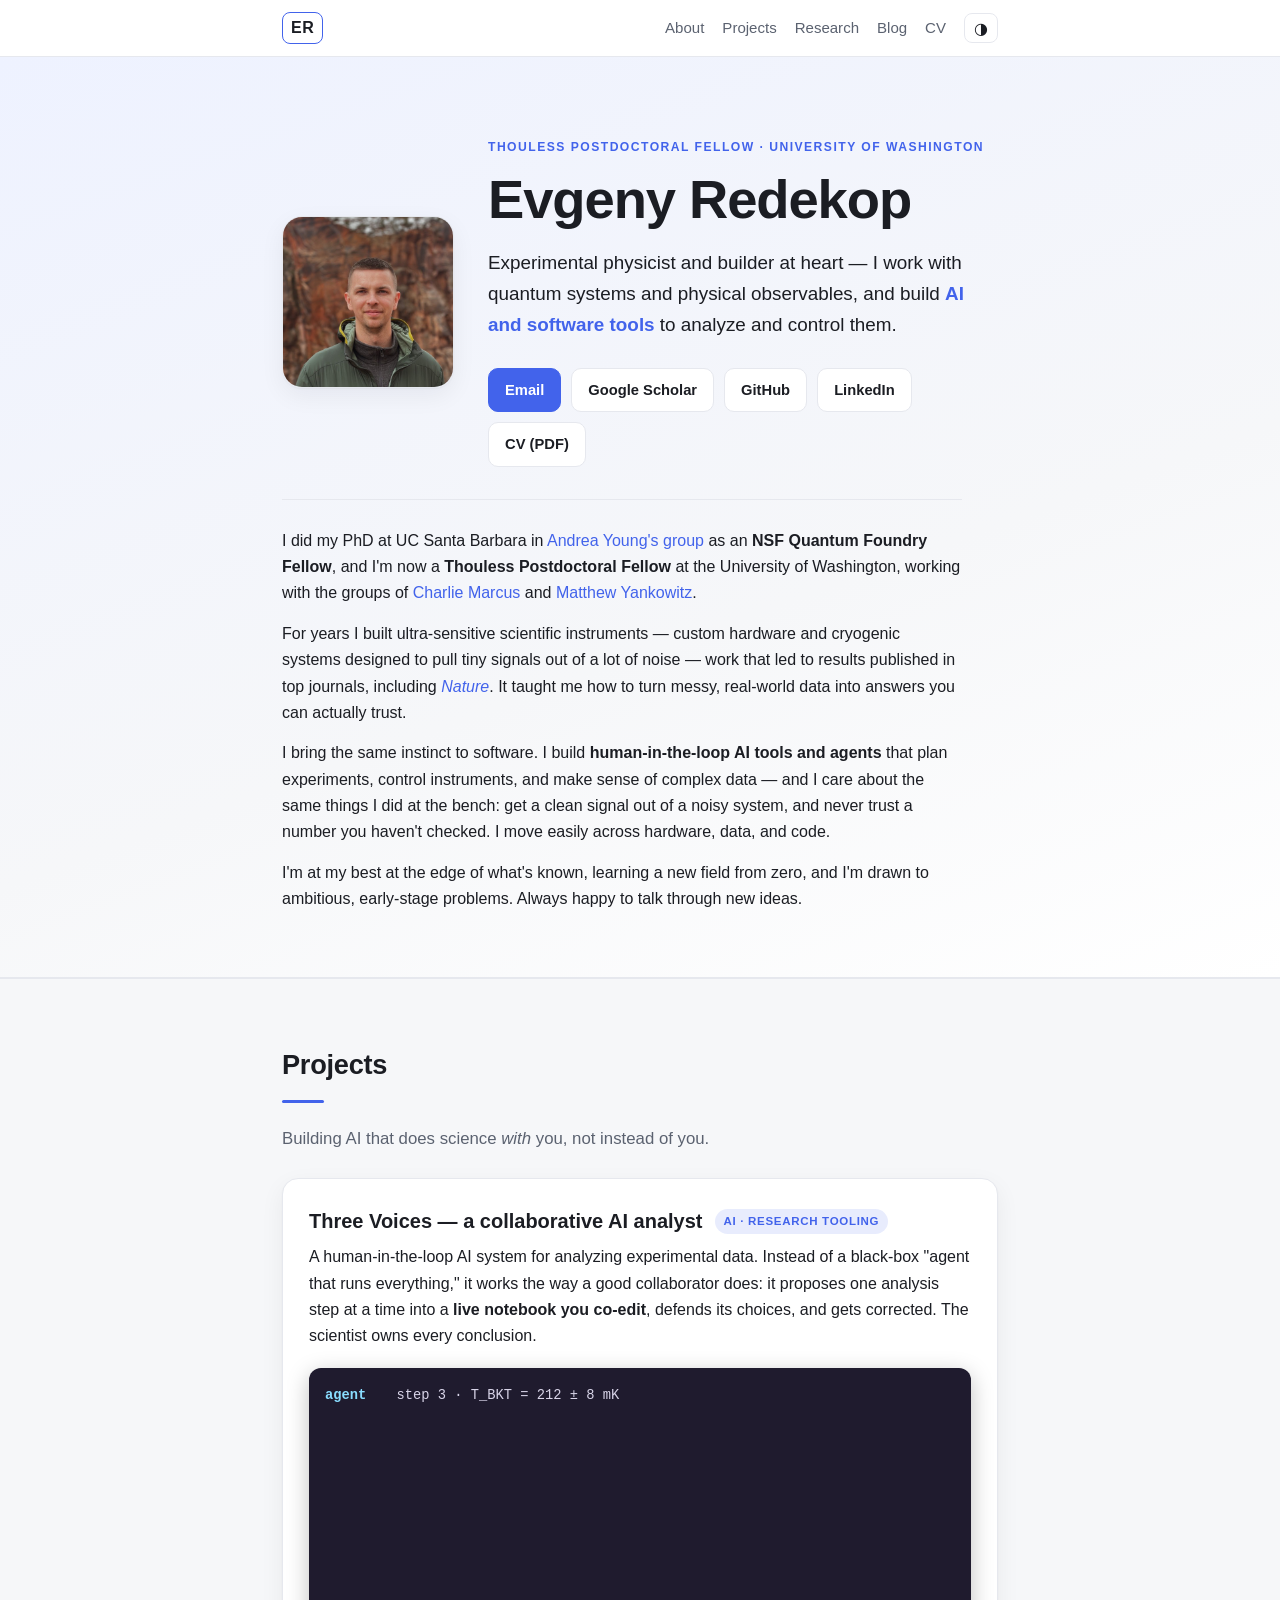
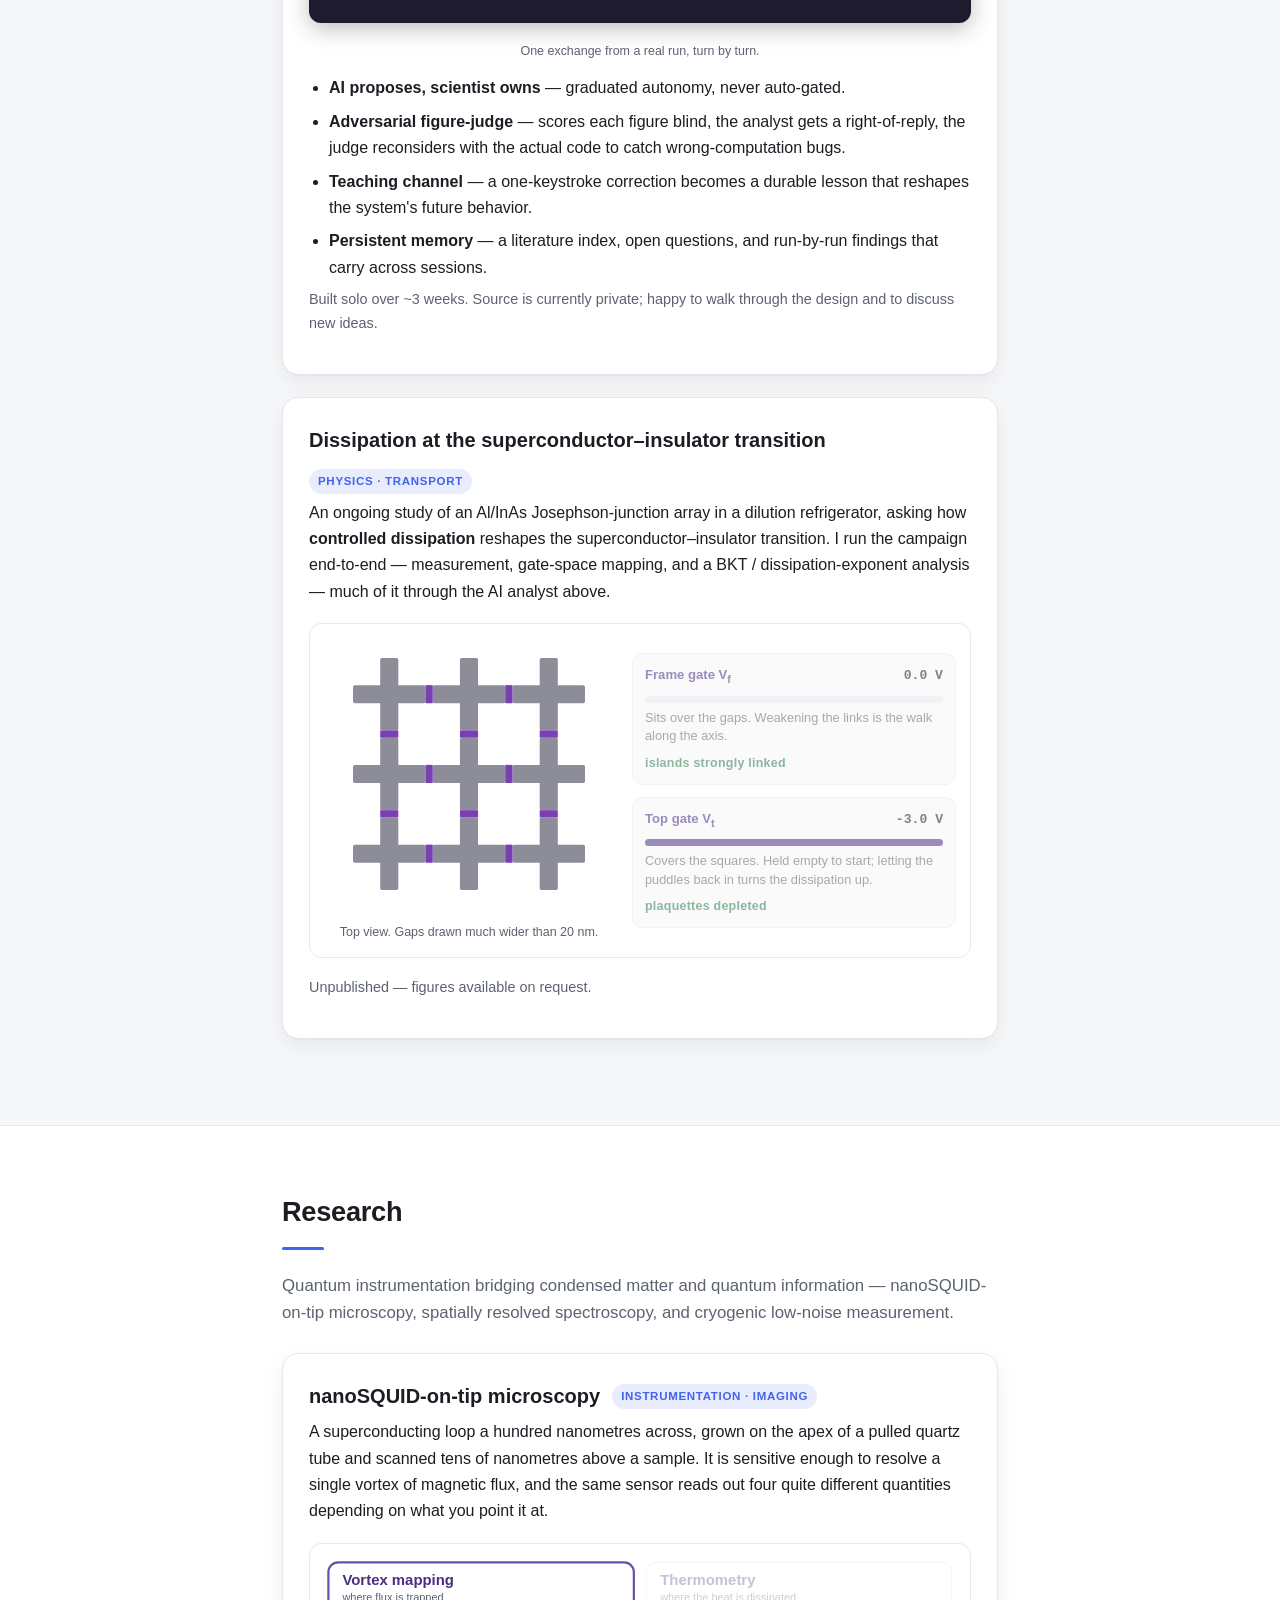
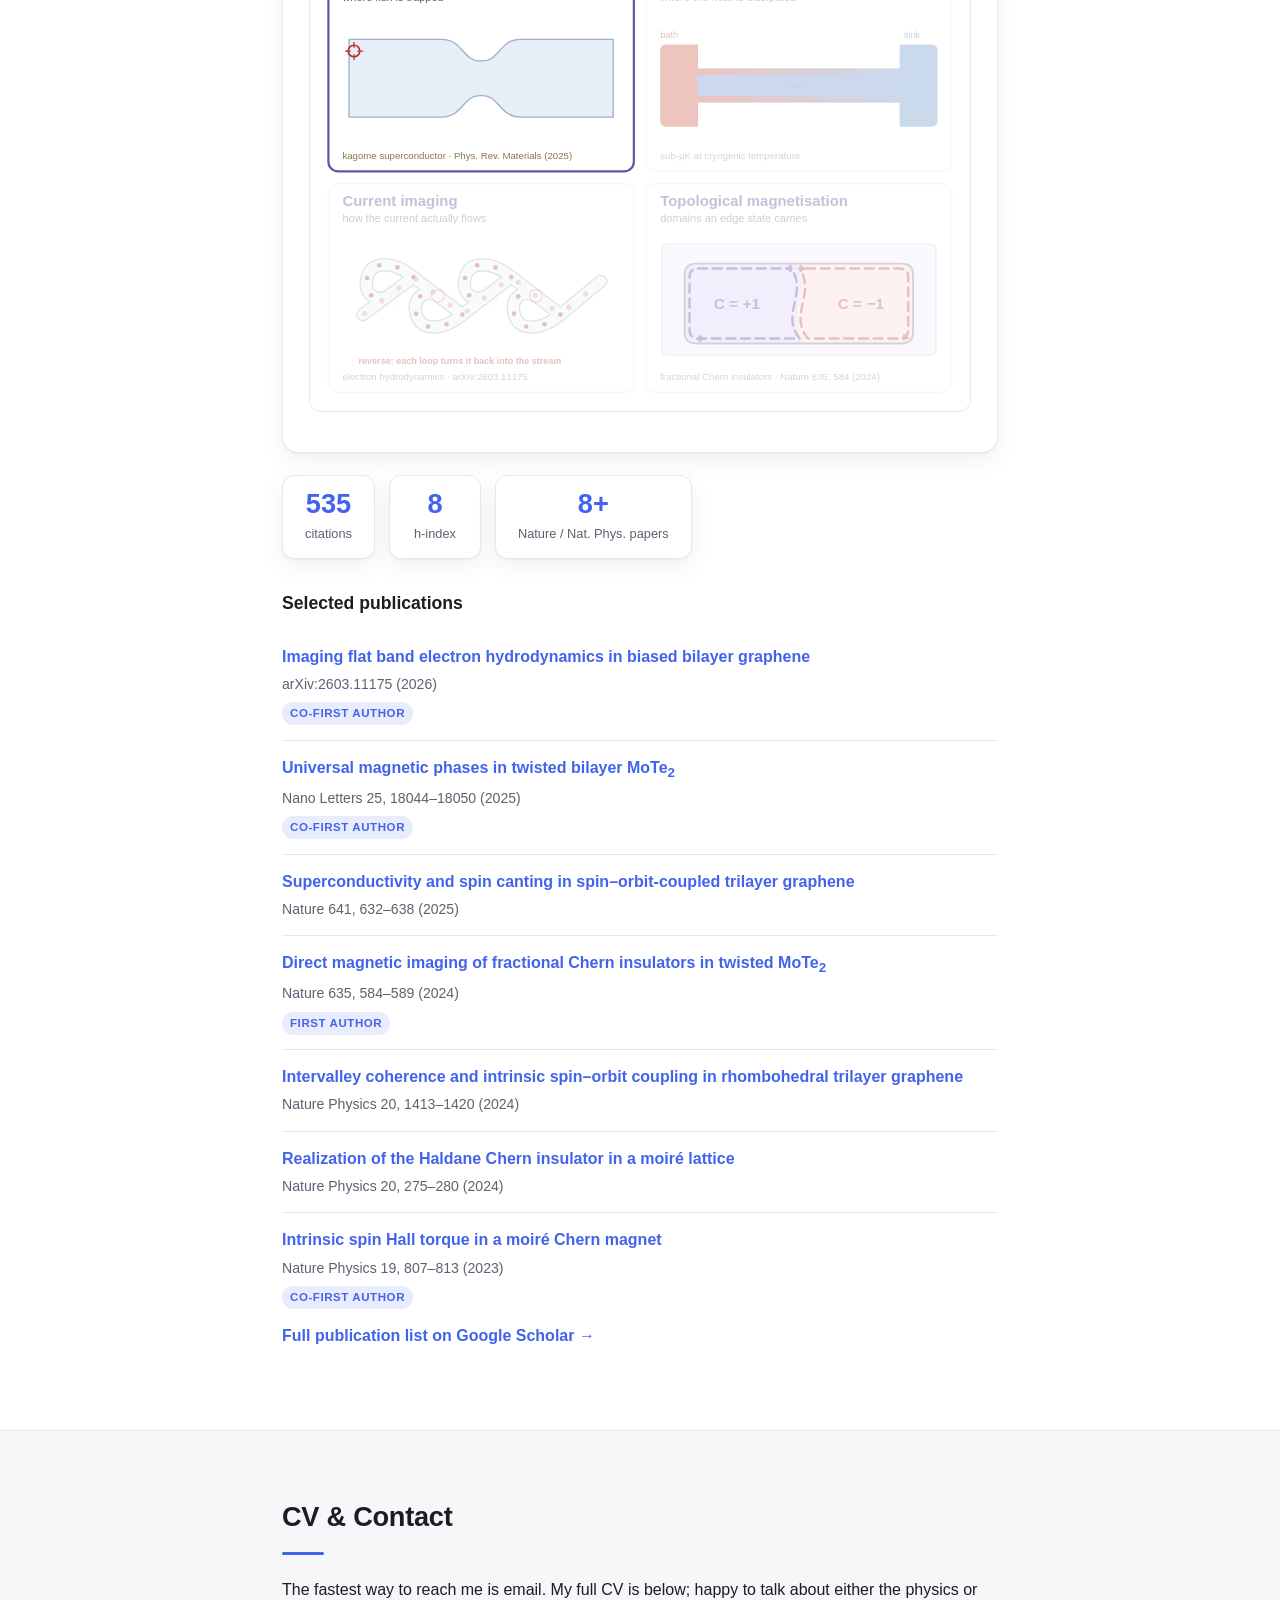
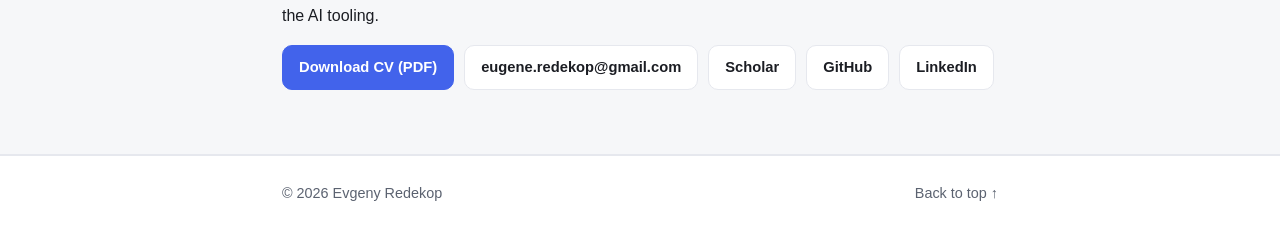
<file: index.html>
<!DOCTYPE html>
<html lang="en">
<head>
  <meta charset="UTF-8" />
  <meta name="viewport" content="width=device-width, initial-scale=1.0" />
  <title>Evgeny Redekop — Physicist building AI for science</title>
  <meta name="description" content="Evgeny Redekop — experimental physicist (PhD, UC Santa Barbara) building human-in-the-loop AI tools for physics research. nanoSQUID-on-tip microscopy, moiré quantum materials, and collaborative AI analysts." />
  <meta name="author" content="Evgeny Redekop" />

  <!-- Open Graph -->
  <meta property="og:title" content="Evgeny Redekop" />
  <meta property="og:description" content="Physicist (PhD, UCSB) building AI-for-science tools." />
  <meta property="og:type" content="website" />
  <meta property="og:url" content="https://evgeny-redekop.github.io" />

  <link rel="icon" type="image/png" sizes="32x32" href="assets/favicon-32.png" />
  <link rel="icon" type="image/png" sizes="16x16" href="assets/favicon-16.png" />
  <link rel="apple-touch-icon" sizes="180x180" href="assets/favicon-180.png" />
  <link rel="alternate" type="application/rss+xml" title="Evgeny Redekop" href="feed.xml" />
  <link rel="stylesheet" href="style.css" />
</head>
<body>
  <header class="nav" id="top">
    <nav class="nav-inner">
      <a class="nav-brand" href="#about">ER</a>
      <ul class="nav-links">
        <li><a href="#about">About</a></li>
        <li><a href="#projects">Projects</a></li>
        <li><a href="#research">Research</a></li>
        <li><a href="blog/">Blog</a></li>
        <li><a href="#contact">CV</a></li>
      </ul>
      <button id="theme-toggle" class="theme-toggle" aria-label="Toggle dark mode" title="Toggle dark mode">◑</button>
    </nav>
  </header>

  <main>
    <!-- ===================== ME / ABOUT ===================== -->
    <section id="about" class="hero">
      <div class="container">
        <div class="hero-grid">
          <img class="hero-photo" src="assets/img/evgeny.jpg" alt="Evgeny Redekop" width="640" height="640" />
          <div class="hero-text">
            <p class="eyebrow">Thouless Postdoctoral Fellow · University of Washington</p>
            <h1>Evgeny Redekop</h1>
            <p class="tagline">
              Experimental physicist and builder at heart — I work with quantum systems and physical observables, and build
              <strong>AI and software tools</strong> to analyze and control them.
            </p>
            <div class="link-row">
              <a class="btn btn-primary" href="mailto:eugene.redekop@gmail.com">Email</a>
              <a class="btn" href="https://scholar.google.com/citations?user=eXBKws4AAAAJ" target="_blank" rel="noopener">Google Scholar</a>
              <a class="btn" href="https://github.com/evgeny-redekop" target="_blank" rel="noopener">GitHub</a>
              <a class="btn" href="https://www.linkedin.com/in/evgeny-redekop/" target="_blank" rel="noopener">LinkedIn</a>
              <a class="btn" href="assets/CV_Redekop.pdf" target="_blank" rel="noopener">CV (PDF)</a>
            </div>
          </div>
        </div>

        <div class="hero-about">
          <p>
            I did my PhD at
            UC&nbsp;Santa&nbsp;Barbara in
            <a href="https://www.afylab.com/" target="_blank" rel="noopener">Andrea Young's group</a>
            as an <strong>NSF Quantum Foundry Fellow</strong>, and I'm now a
            <strong>Thouless Postdoctoral Fellow</strong> at the University of Washington, working with the
            groups of <a href="https://sites.uw.edu/cmarcus/" target="_blank" rel="noopener">Charlie Marcus</a>
            and <a href="https://www.yankowitzlab.com/" target="_blank" rel="noopener">Matthew Yankowitz</a>.
          </p>
          <p>
            For years I built ultra-sensitive scientific instruments — custom hardware and cryogenic systems
            designed to pull tiny signals out of a lot of noise — work that led to results published in top
            journals, including <a href="https://www.nature.com/articles/s41586-024-08153-x" target="_blank" rel="noopener"><em>Nature</em></a>. It taught me how to turn messy, real-world data into answers
            you can actually trust.
          </p>
          <p>
            I bring the same instinct to software. I build <strong>human-in-the-loop AI tools and agents</strong>
            that plan experiments, control instruments, and make sense of complex data — and I care about the
            same things I did at the bench: get a clean signal out of a noisy system, and never trust a number
            you haven't checked. I move easily across hardware, data, and code.
          </p>
          <p>
            I'm at my best at the edge of what's known, learning a new field from zero, and I'm drawn to
            ambitious, early-stage problems. Always happy to talk through new ideas.
          </p>
        </div>
      </div>
    </section>

    <!-- ===================== PROJECTS ===================== -->
    <section id="projects" class="section alt">
      <div class="container">
        <h2>Projects</h2>
        <p class="section-lead">Building AI that does science <em>with</em> you, not instead of you.</p>

        <!-- Project 1: Three Voices -->
        <article class="card">
          <div class="card-head">
            <h3>Three Voices — a collaborative AI analyst</h3>
            <span class="badge">AI · research tooling</span>
          </div>
          <p>
            A human-in-the-loop AI system for analyzing experimental data. Instead of a black-box
            "agent that runs everything," it works the way a good collaborator does: it proposes one
            analysis step at a time into a <strong>live notebook you co-edit</strong>, defends its choices,
            and gets corrected. The scientist owns every conclusion.
          </p>

          <!-- one exchange from a real run, played back by assets/js/agent.js -->
          <div id="chat" class="transcript" role="img" aria-label="A run of the loop: the agent reports a step and its figure, a blind referee raises two numbered gaps, the agent accepts one and contests the other, the run stops for the scientist, who rules on both, and the corrected value is recorded."></div>
          <p class="anim-cap">One exchange from a real run, turn by turn.</p>

          <ul class="feature-list">
            <li><strong>AI proposes, scientist owns</strong> — graduated autonomy, never auto-gated.</li>
            <li><strong>Adversarial figure-judge</strong> — scores each figure blind, the analyst gets a right-of-reply, the judge reconsiders with the actual code to catch wrong-computation bugs.</li>
            <li><strong>Teaching channel</strong> — a one-keystroke correction becomes a durable lesson that reshapes the system's future behavior.</li>
            <li><strong>Persistent memory</strong> — a literature index, open questions, and run-by-run findings that carry across sessions.</li>
          </ul>
          <p class="muted small">Built solo over ~3 weeks. Source is currently private; happy to walk through the design and to discuss new ideas.</p>
        </article>

        <!-- Project 2: JJA dissipation -->
        <article class="card">
          <div class="card-head">
            <h3>Dissipation at the superconductor–insulator transition</h3>
            <span class="badge">physics · transport</span>
          </div>
          <p>
            An ongoing study of an Al/InAs Josephson-junction array in a dilution refrigerator, asking how
            <strong>controlled dissipation</strong> reshapes the superconductor–insulator transition.
            I run the campaign end-to-end — measurement, gate-space mapping, and a BKT /
            dissipation-exponent analysis — much of it through the AI analyst above.
          </p>

          <!-- the array and its two gates, drawn by assets/js/jja.js -->
          <div class="anim anim-jja">
            <div class="jja-stage">
              <svg id="jja" viewBox="0 0 320 300" role="img" aria-label="Top view of a three by three array of cross-shaped superconducting islands, with a frame gate over the junction gaps and conducting puddles in the plaquettes. The two gates sweep in turn: the frame gate weakens the links between islands, and the top gate fills the plaquettes with the puddles that carry the dissipation.">
                <g id="jja-puddles"></g>
                <g id="jja-islands"></g>
                <!-- The frame gate sits directly beneath the junction links and shares
                     their geometry exactly, so as a link fades the gate shows through
                     in the same place: the gate acts on the junctions and nowhere else. -->
                <g id="jja-frame" opacity="0"></g>
                <g id="jja-junctions"></g>
              </svg>
              <p class="anim-cap">Top view. Gaps drawn much wider than 20&nbsp;nm.</p>
            </div>
            <div class="jja-knobs">
              <div class="knob" id="knob-vf">
                <div class="knobhead"><span>Frame gate V<sub>f</sub></span> <span class="vlabel" id="vfval">0.0 V</span></div>
                <div class="bar"><span id="vfbar"></span></div>
                <p class="muted">Sits over the gaps. Weakening the links is the walk along the axis.</p>
                <div class="regime" id="vfregime">islands strongly linked</div>
              </div>
              <div class="knob" id="knob-vt">
                <div class="knobhead"><span>Top gate V<sub>t</sub></span> <span class="vlabel" id="vtval">-3.0 V</span></div>
                <div class="bar"><span id="vtbar" style="width:100%"></span></div>
                <p class="muted">Covers the squares. Held empty to start; letting the puddles back in turns the dissipation up.</p>
                <div class="regime" id="vtregime">plaquettes depleted</div>
              </div>
            </div>
          </div>

          <p class="muted small">Unpublished — figures available on request.</p>
        </article>
      </div>
    </section>

    <!-- ===================== RESEARCH ===================== -->
    <section id="research" class="section">
      <div class="container">
        <h2>Research</h2>
        <p class="section-lead">
          Quantum instrumentation bridging condensed matter and quantum information — nanoSQUID-on-tip
          microscopy, spatially resolved spectroscopy, and cryogenic low-noise measurement.
        </p>

        <article class="card">
          <div class="card-head">
            <h3>nanoSQUID-on-tip microscopy</h3>
            <span class="badge">instrumentation · imaging</span>
          </div>
          <p>
            A superconducting loop a hundred nanometres across, grown on the apex of a pulled quartz
            tube and scanned tens of nanometres above a sample. It is sensitive enough to resolve a
            single vortex of magnetic flux, and the same sensor reads out four quite different
            quantities depending on what you point it at.
          </p>

          <!-- four measurements, lit one at a time, drawn by assets/js/sensing.js -->
          <div class="anim anim-sensing" id="sensing"></div>
        </article>

        <div class="stats">
          <div class="stat"><span class="stat-num">535</span><span class="stat-label">citations</span></div>
          <div class="stat"><span class="stat-num">8</span><span class="stat-label">h-index</span></div>
          <div class="stat"><span class="stat-num">8+</span><span class="stat-label">Nature / Nat. Phys. papers</span></div>
        </div>

        <h3 class="subhead">Selected publications</h3>
        <ul class="pubs">
          <li>
            <a href="https://arxiv.org/abs/2603.11175" target="_blank" rel="noopener">Imaging flat band electron hydrodynamics in biased bilayer graphene</a>
            <span class="venue">arXiv:2603.11175 (2026)</span>
            <span class="role">co-first author</span>
          </li>
          <li>
            <a href="https://pubs.acs.org/doi/10.1021/acs.nanolett.5c04751" target="_blank" rel="noopener">Universal magnetic phases in twisted bilayer MoTe<sub>2</sub></a>
            <span class="venue">Nano Letters 25, 18044–18050 (2025)</span>
            <span class="role">co-first author</span>
          </li>
          <li>
            <a href="https://www.nature.com/articles/s41586-025-08863-w" target="_blank" rel="noopener">Superconductivity and spin canting in spin–orbit-coupled trilayer graphene</a>
            <span class="venue">Nature 641, 632–638 (2025)</span>
          </li>
          <li>
            <a href="https://www.nature.com/articles/s41586-024-08153-x" target="_blank" rel="noopener">Direct magnetic imaging of fractional Chern insulators in twisted MoTe<sub>2</sub></a>
            <span class="venue">Nature 635, 584–589 (2024)</span>
            <span class="role">first author</span>
          </li>
          <li>
            <a href="https://www.nature.com/articles/s41567-024-02560-7" target="_blank" rel="noopener">Intervalley coherence and intrinsic spin–orbit coupling in rhombohedral trilayer graphene</a>
            <span class="venue">Nature Physics 20, 1413–1420 (2024)</span>
          </li>
          <li>
            <a href="https://www.nature.com/articles/s41567-023-02284-0" target="_blank" rel="noopener">Realization of the Haldane Chern insulator in a moiré lattice</a>
            <span class="venue">Nature Physics 20, 275–280 (2024)</span>
          </li>
          <li>
            <a href="https://www.nature.com/articles/s41567-023-01979-8" target="_blank" rel="noopener">Intrinsic spin Hall torque in a moiré Chern magnet</a>
            <span class="venue">Nature Physics 19, 807–813 (2023)</span>
            <span class="role">co-first author</span>
          </li>
        </ul>
        <p><a class="inline-link" href="https://scholar.google.com/citations?user=eXBKws4AAAAJ" target="_blank" rel="noopener">Full publication list on Google Scholar →</a></p>
      </div>
    </section>

    <!-- ===================== CV & CONTACT ===================== -->
    <section id="contact" class="section alt">
      <div class="container">
        <h2>CV &amp; Contact</h2>
        <p>The fastest way to reach me is email. My full CV is below; happy to talk about either the physics or the AI tooling.</p>
        <div class="link-row">
          <a class="btn btn-primary" href="assets/CV_Redekop.pdf" target="_blank" rel="noopener">Download CV (PDF)</a>
          <a class="btn" href="mailto:eugene.redekop@gmail.com">eugene.redekop@gmail.com</a>
          <a class="btn" href="https://scholar.google.com/citations?user=eXBKws4AAAAJ" target="_blank" rel="noopener">Scholar</a>
          <a class="btn" href="https://github.com/evgeny-redekop" target="_blank" rel="noopener">GitHub</a>
          <a class="btn" href="https://www.linkedin.com/in/evgeny-redekop/" target="_blank" rel="noopener">LinkedIn</a>
        </div>
      </div>
    </section>
  </main>

  <footer class="footer">
    <div class="container">
      <span>© <span id="year"></span> Evgeny Redekop</span>
      <a href="#top">Back to top ↑</a>
    </div>
  </footer>

  <!-- SiteAnim first: the three figures below all gate themselves through it,
       and main.js mounts them once they have registered their builders. -->
  <script src="assets/js/anim.js"></script>
  <script src="assets/js/agent.js"></script>
  <script src="assets/js/jja.js"></script>
  <script src="assets/js/sensing.js"></script>
  <script src="main.js"></script>
</body>
</html>
</file>
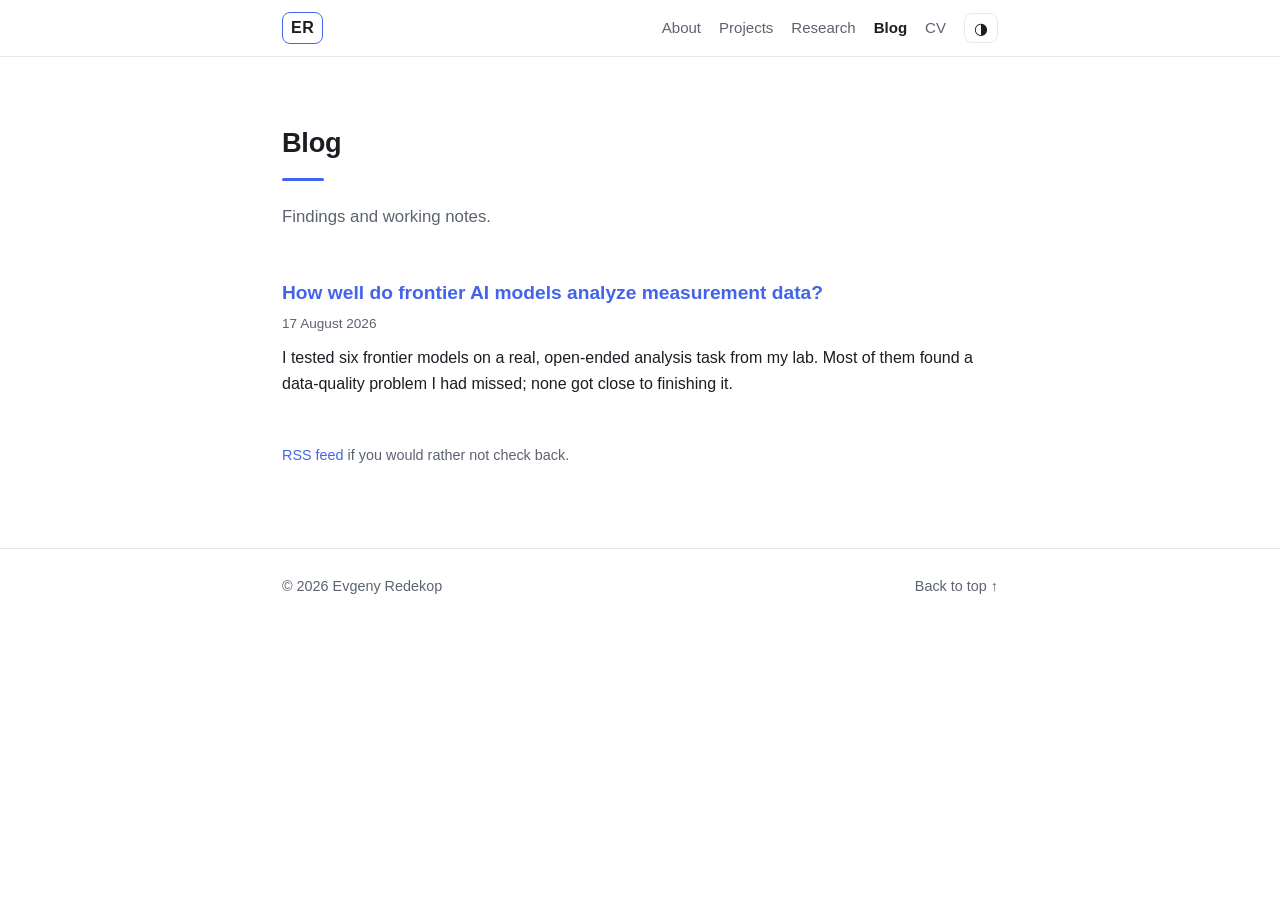
<file: blog/index.html>
<!DOCTYPE html>
<html lang="en">
<head>
  <meta charset="UTF-8" />
  <meta name="viewport" content="width=device-width, initial-scale=1.0" />
  <title>Blog · Evgeny Redekop</title>
  <meta name="description" content="Notes and findings from the lab: Josephson-junction arrays, nanoSQUID-on-tip microscopy, and human-in-the-loop AI for physics analysis." />
  <meta name="author" content="Evgeny Redekop" />

  <!-- Open Graph -->
  <meta property="og:title" content="Blog · Evgeny Redekop" />
  <meta property="og:description" content="Notes and findings from the lab." />
  <meta property="og:type" content="website" />
  <meta property="og:url" content="https://evgeny-redekop.github.io/blog/" />

  <link rel="icon" type="image/png" sizes="32x32" href="../assets/favicon-32.png" />
  <link rel="icon" type="image/png" sizes="16x16" href="../assets/favicon-16.png" />
  <link rel="apple-touch-icon" sizes="180x180" href="../assets/favicon-180.png" />
  <link rel="alternate" type="application/rss+xml" title="Evgeny Redekop" href="../feed.xml" />
  <link rel="stylesheet" href="../style.css" />
</head>
<body>
  <header class="nav" id="top">
    <nav class="nav-inner">
      <a class="nav-brand" href="../index.html">ER</a>
      <ul class="nav-links">
        <li><a href="../index.html#about">About</a></li>
        <li><a href="../index.html#projects">Projects</a></li>
        <li><a href="../index.html#research">Research</a></li>
        <li><a href="index.html" aria-current="page">Blog</a></li>
        <li><a href="../index.html#contact">CV</a></li>
      </ul>
      <button id="theme-toggle" class="theme-toggle" aria-label="Toggle dark mode" title="Toggle dark mode">◑</button>
    </nav>
  </header>

  <main>
    <section class="section">
      <div class="container">
        <h2>Blog</h2>
        <p class="section-lead">Findings and working notes.</p>

        <!-- Newest post first. Each entry points at blog/<slug>/, so a post can keep
             its figures in the same folder. Adding a post means three edits: the
             folder, one <li> here, and one <item> in ../feed.xml. -->
        <ul class="post-list">
          <li class="post-item">
            <a class="post-title" href="frontier-models-measurement-data/">How well do frontier AI models analyze measurement data?</a>
            <span class="post-meta"><time datetime="2026-08-17">17 August 2026</time></span>
            <p class="post-excerpt">
              I tested six frontier models on a real, open-ended analysis task from my
              lab. Most of them found a data-quality problem I had missed; none got
              close to finishing it.
            </p>
          </li>
        </ul>

        <p class="muted small" style="margin-top: 26px;">
          <a href="../feed.xml">RSS feed</a> if you would rather not check back.
        </p>
      </div>
    </section>
  </main>

  <footer class="footer">
    <div class="container">
      <span>© <span id="year"></span> Evgeny Redekop</span>
      <a href="#top">Back to top ↑</a>
    </div>
  </footer>

  <!-- Only the site chrome: the footer year and the theme toggle. main.js skips its
       figure-mounting block on any page that does not load the animation scripts. -->
  <script src="../main.js"></script>
</body>
</html>
</file>
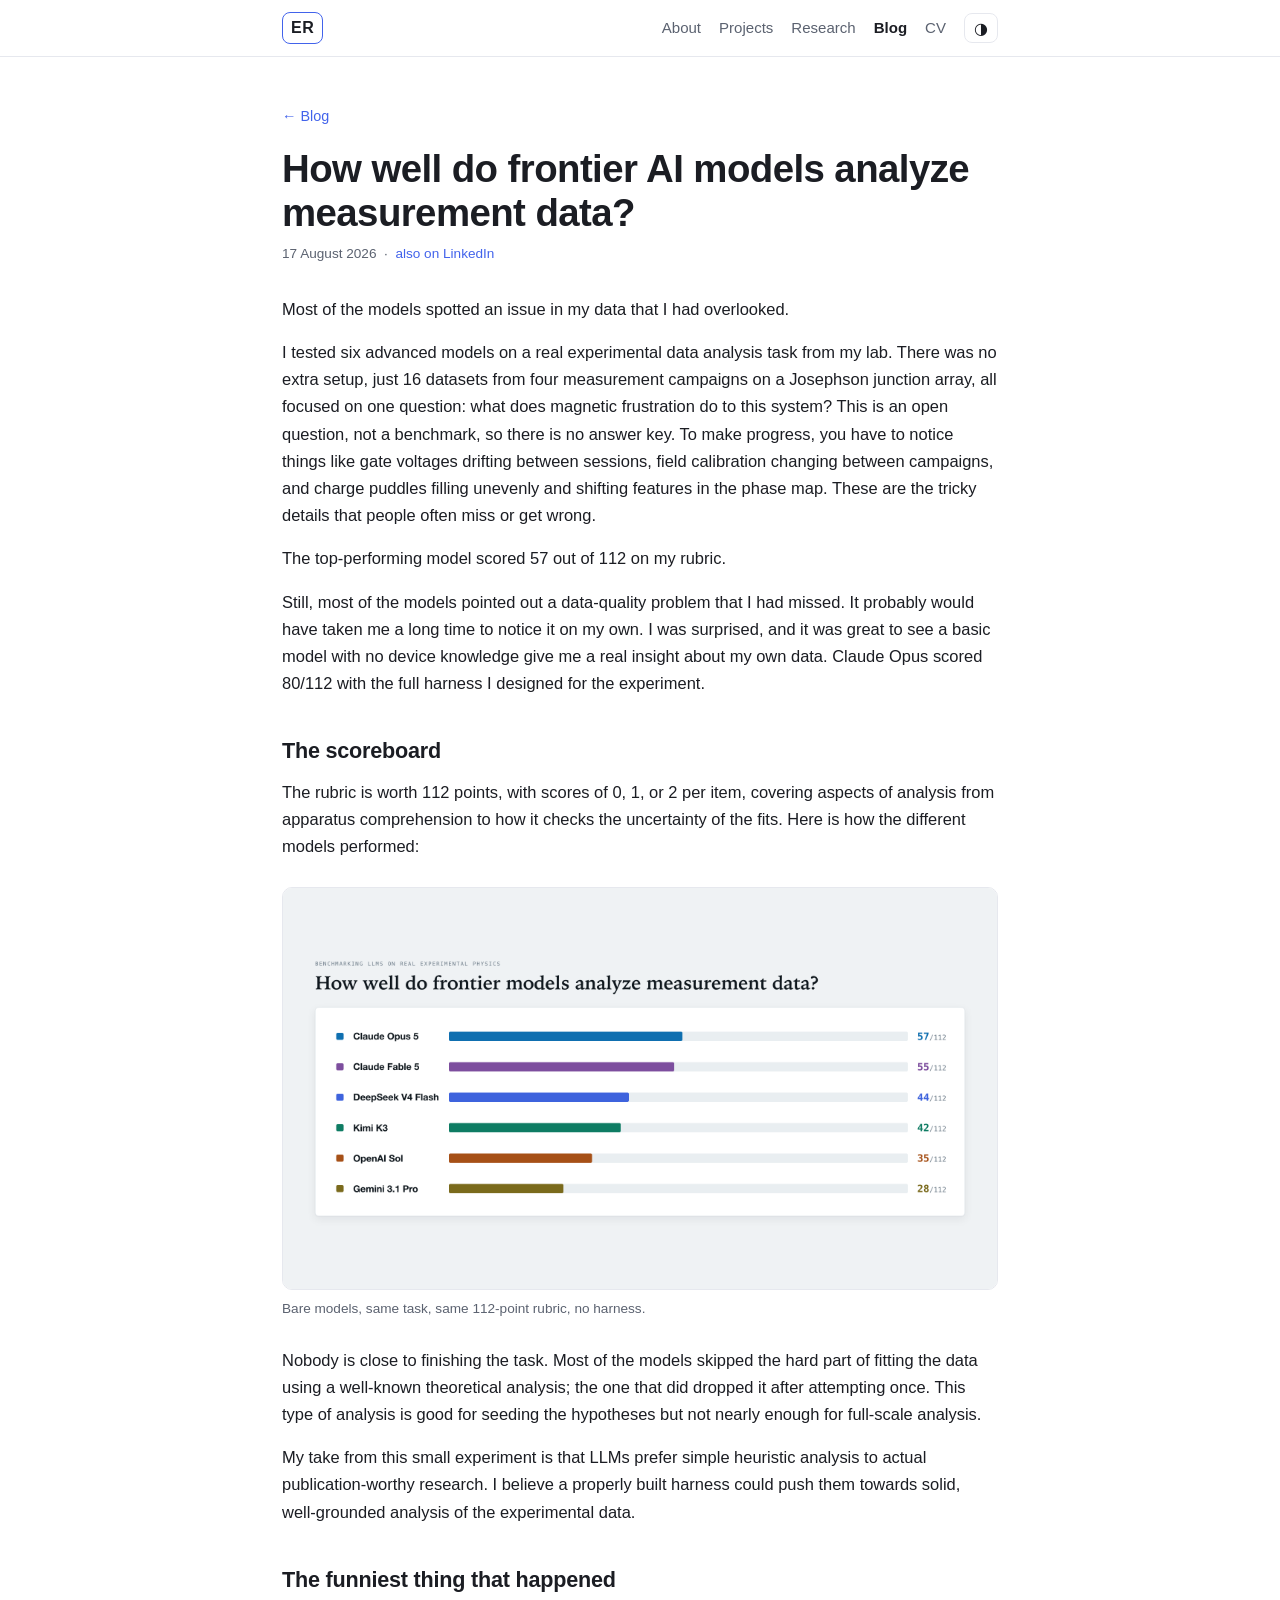
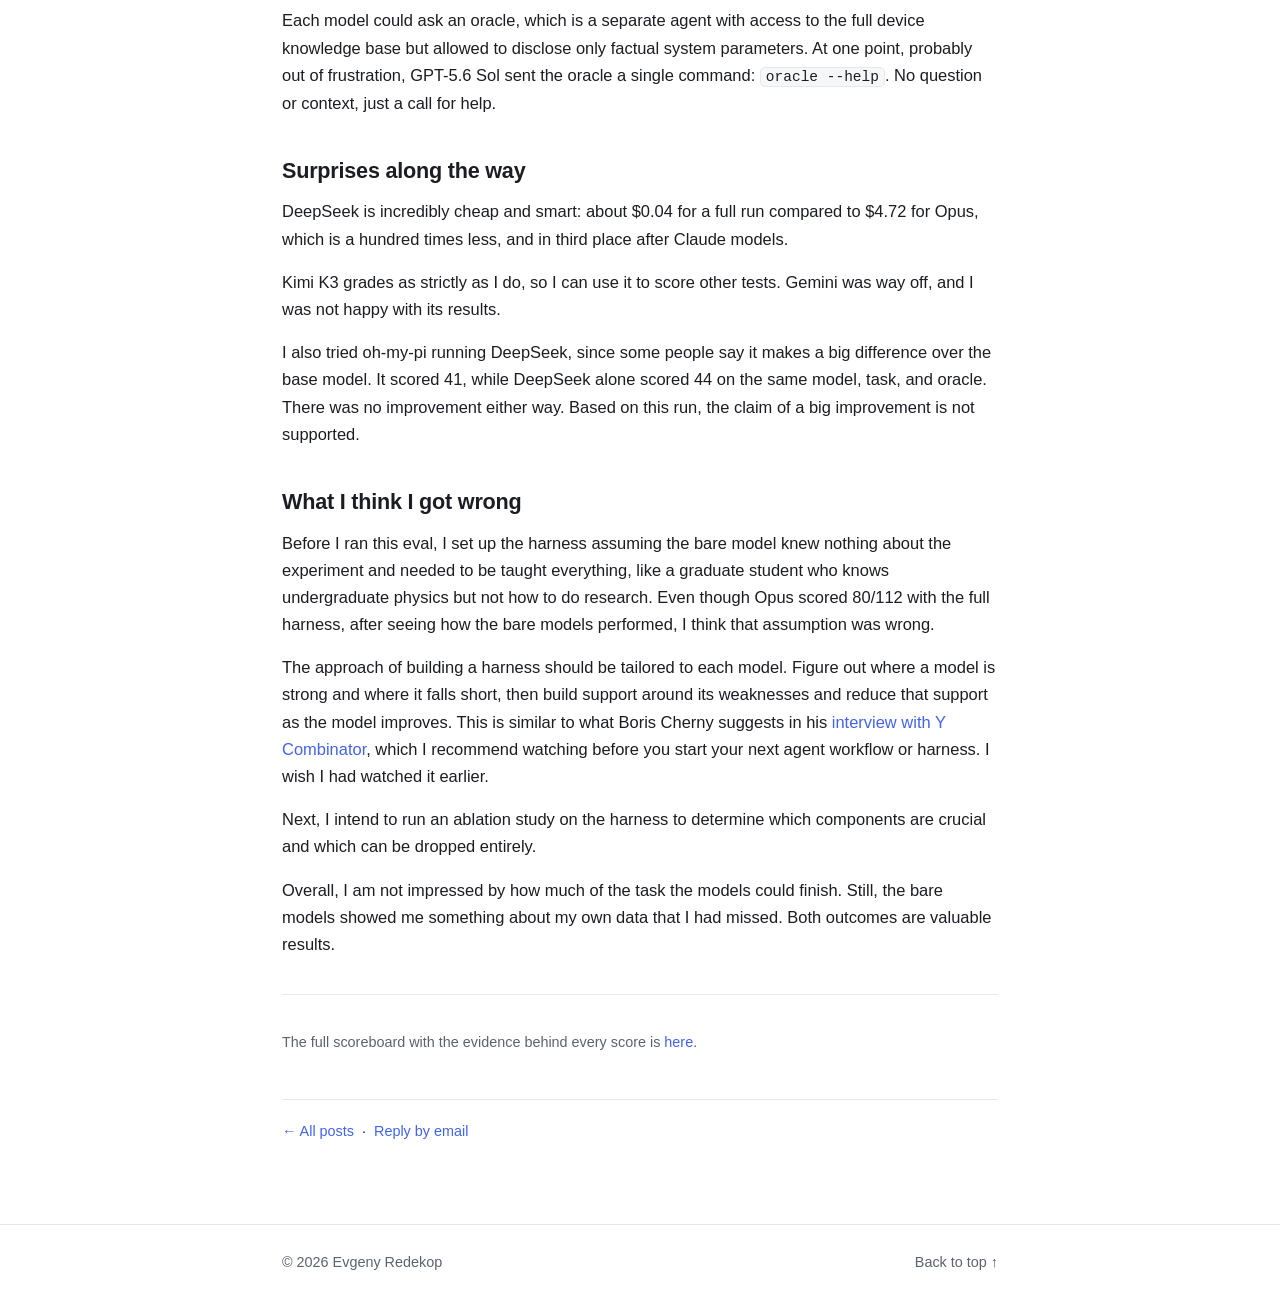
<file: blog/frontier-models-measurement-data/index.html>
<!DOCTYPE html>
<html lang="en">
<head>
  <meta charset="UTF-8" />
  <meta name="viewport" content="width=device-width, initial-scale=1.0" />
  <title>How well do frontier AI models analyze measurement data? · Evgeny Redekop</title>
  <meta name="description" content="I tested six frontier models on a real, open-ended analysis task from my lab: 16 datasets, four measurement campaigns, one Josephson junction array, no answer key." />
  <meta name="author" content="Evgeny Redekop" />

  <!-- Open Graph -->
  <meta property="og:title" content="How well do frontier AI models analyze measurement data?" />
  <meta property="og:description" content="I tested six frontier models on a real, open-ended analysis task from my lab: 16 datasets, four measurement campaigns, one Josephson junction array, no answer key." />
  <meta property="og:type" content="article" />
  <meta property="og:url" content="https://evgeny-redekop.github.io/blog/frontier-models-measurement-data/" />
  <meta property="og:image" content="https://evgeny-redekop.github.io/blog/frontier-models-measurement-data/scoreboard.png" />
  <meta property="article:published_time" content="2026-08-17" />

  <link rel="icon" type="image/png" sizes="32x32" href="../../assets/favicon-32.png" />
  <link rel="icon" type="image/png" sizes="16x16" href="../../assets/favicon-16.png" />
  <link rel="apple-touch-icon" sizes="180x180" href="../../assets/favicon-180.png" />
  <link rel="alternate" type="application/rss+xml" title="Evgeny Redekop" href="../../feed.xml" />
  <link rel="stylesheet" href="../../style.css" />
</head>
<body>
  <header class="nav" id="top">
    <nav class="nav-inner">
      <a class="nav-brand" href="../../index.html">ER</a>
      <ul class="nav-links">
        <li><a href="../../index.html#about">About</a></li>
        <li><a href="../../index.html#projects">Projects</a></li>
        <li><a href="../../index.html#research">Research</a></li>
        <li><a href="../index.html" aria-current="page">Blog</a></li>
        <li><a href="../../index.html#contact">CV</a></li>
      </ul>
      <button id="theme-toggle" class="theme-toggle" aria-label="Toggle dark mode" title="Toggle dark mode">◑</button>
    </nav>
  </header>

  <main>
    <article class="post">
      <div class="container">
        <p class="post-back"><a href="../index.html">← Blog</a></p>

        <h1>How well do frontier AI models analyze measurement data?</h1>
        <p class="post-meta">
          <time datetime="2026-08-17">17 August 2026</time>
          &nbsp;·&nbsp;
          <a href="https://www.linkedin.com/pulse/how-well-do-frontier-models-analyze-real-measurement-data-redekop-p4drc/" target="_blank" rel="noopener">also on LinkedIn</a>
        </p>

        <div class="post-body">
          <p>
            Most of the models spotted an issue in my data that I had overlooked.
          </p>
          <p>
            I tested six advanced models on a real experimental data analysis task from
            my lab. There was no extra setup, just 16 datasets from four measurement
            campaigns on a Josephson junction array, all focused on one question: what
            does magnetic frustration do to this system? This is an open question, not a
            benchmark, so there is no answer key. To make progress, you have to notice
            things like gate voltages drifting between sessions, field calibration
            changing between campaigns, and charge puddles filling unevenly and shifting
            features in the phase map. These are the tricky details that people often
            miss or get wrong.
          </p>
          <p>
            The top-performing model scored 57 out of 112 on my rubric.
          </p>
          <p>
            Still, most of the models pointed out a data-quality problem that I had
            missed. It probably would have taken me a long time to notice it on my own. I
            was surprised, and it was great to see a basic model with no device knowledge
            give me a real insight about my own data. Claude Opus scored 80/112 with the
            full harness I designed for the experiment.
          </p>

          <h2>The scoreboard</h2>
          <p>
            The rubric is worth 112 points, with scores of 0, 1, or 2 per item, covering
            aspects of analysis from apparatus comprehension to how it checks the
            uncertainty of the fits. Here is how the different models performed:
          </p>

          <figure>
            <img src="scoreboard.png" alt="Bar chart, six models scored out of 112: Claude Opus 5 57, Claude Fable 5 55, DeepSeek V4 Flash 44, Kimi K3 42, OpenAI Sol 35, Gemini 3.1 Pro 28." />
            <figcaption>Bare models, same task, same 112-point rubric, no harness.</figcaption>
          </figure>

          <p>
            Nobody is close to finishing the task. Most of the models skipped the hard
            part of fitting the data using a well-known theoretical analysis; the one
            that did dropped it after attempting once. This type of analysis is good for
            seeding the hypotheses but not nearly enough for full-scale analysis.
          </p>
          <p>
            My take from this small experiment is that LLMs prefer simple heuristic
            analysis to actual publication-worthy research. I believe a properly built
            harness could push them towards solid, well-grounded analysis of the
            experimental data.
          </p>

          <h2>The funniest thing that happened</h2>
          <p>
            Each model could ask an oracle, which is a separate agent with access to the
            full device knowledge base but allowed to disclose only factual system
            parameters. At one point, probably out of frustration, GPT-5.6 Sol sent the
            oracle a single command: <code>oracle --help</code>. No question or context,
            just a call for help.
          </p>

          <h2>Surprises along the way</h2>
          <p>
            DeepSeek is incredibly cheap and smart: about $0.04 for a full run compared
            to $4.72 for Opus, which is a hundred times less, and in third place after
            Claude models.
          </p>
          <p>
            Kimi K3 grades as strictly as I do, so I can use it to score other tests.
            Gemini was way off, and I was not happy with its results.
          </p>
          <p>
            I also tried oh-my-pi running DeepSeek, since some people say it makes a big
            difference over the base model. It scored 41, while DeepSeek alone scored 44
            on the same model, task, and oracle. There was no improvement either way.
            Based on this run, the claim of a big improvement is not supported.
          </p>

          <h2>What I think I got wrong</h2>
          <p>
            Before I ran this eval, I set up the harness assuming the bare model knew
            nothing about the experiment and needed to be taught everything, like a
            graduate student who knows undergraduate physics but not how to do research.
            Even though Opus scored 80/112 with the full harness, after seeing how the
            bare models performed, I think that assumption was wrong.
          </p>
          <p>
            The approach of building a harness should be tailored to each model. Figure
            out where a model is strong and where it falls short, then build support
            around its weaknesses and reduce that support as the model improves. This is
            similar to what Boris Cherny suggests in his
            <a href="https://www.youtube.com/watch?v=qyPCVqFUyDo" target="_blank" rel="noopener">interview with Y Combinator</a>,
            which I recommend watching before you start your next agent workflow or
            harness. I wish I had watched it earlier.
          </p>
          <p>
            Next, I intend to run an ablation study on the harness to determine which
            components are crucial and which can be dropped entirely.
          </p>
          <p>
            Overall, I am not impressed by how much of the task the models could finish.
            Still, the bare models showed me something about my own data that I had
            missed. Both outcomes are valuable results.
          </p>

          <hr />

          <p class="muted small">
            The full scoreboard with the evidence behind every score is
            <a href="https://claude.ai/code/artifact/57d343dd-3e52-491f-8c1f-36ba58909e33" target="_blank" rel="noopener">here</a>.
          </p>
        </div>

        <p class="post-foot">
          <a href="../index.html">← All posts</a>
          &nbsp;·&nbsp;
          <a href="mailto:eugene.redekop@gmail.com">Reply by email</a>
        </p>
      </div>
    </article>
  </main>

  <footer class="footer">
    <div class="container">
      <span>© <span id="year"></span> Evgeny Redekop</span>
      <a href="#top">Back to top ↑</a>
    </div>
  </footer>

  <script src="../../main.js"></script>
</body>
</html>
</file>
<file: style.css>
/* ===== Evgeny Redekop — personal site ===== */
:root {
  --bg: #ffffff;
  --bg-alt: #f6f7f9;
  --bg-hero: linear-gradient(160deg, #eef2ff 0%, #f6f7f9 60%, #ffffff 100%);
  --text: #1b1d23;
  --muted: #5b6270;
  --accent: #4263eb;
  --accent-ink: #ffffff;
  --border: #e6e8ee;
  --card: #ffffff;
  --shadow: 0 1px 2px rgba(20, 22, 30, .04), 0 8px 24px rgba(20, 22, 30, .06);
  --maxw: 760px;

  /* ---- ported figures (assets/js/*.js) ----
     --anim-bg is the figure background AND the colour the JJA frame gate paints
     with, because that gate means "the link is gone" and has to vanish into the
     card. Keep the .anim rule below bound to this token; if the two drift apart
     the junction gaps show up as pale rectangles.
     The ink tokens carry the talk's UW palette. They lighten in dark mode
     because #4b2e83 text on #151823 sits at 1.7:1. */
  --anim-bg: var(--card);
  --anim-purple: #4b2e83;
  --anim-purple-soft: #6b4ea8;
  --anim-gold-ink: #8a7548;
  --anim-red-ink: #b3322c;
  --anim-green-ink: #2e7d52;
}
[data-theme="dark"] {
  --bg: #0f1117;
  --bg-alt: #151823;
  --bg-hero: linear-gradient(160deg, #181c2c 0%, #11131b 60%, #0f1117 100%);
  --text: #e8eaf0;
  --muted: #9aa3b2;
  --accent: #7c93ff;
  --accent-ink: #0f1117;
  --border: #262a37;
  --card: #151823;
  --shadow: 0 1px 2px rgba(0,0,0,.3), 0 10px 30px rgba(0,0,0,.35);

  /* Only the ink moves. --anim-bg follows --card on its own, and the colours
     that paint physical objects (islands, puddles, the sensing film) stay fixed
     in the scripts, because a sample is a lit thing on a dark card. */
  --anim-purple: #b9a3e8;
  --anim-purple-soft: #a98cdc;
  --anim-gold-ink: #c8b48a;
  --anim-red-ink: #e08b84;
  --anim-green-ink: #6fbf95;
}

* { box-sizing: border-box; }
html { scroll-behavior: smooth; scroll-padding-top: 72px; }
body {
  margin: 0;
  font-family: -apple-system, BlinkMacSystemFont, "Segoe UI", Roboto, Helvetica, Arial, sans-serif;
  color: var(--text);
  background: var(--bg);
  line-height: 1.65;
  -webkit-font-smoothing: antialiased;
}
.container { max-width: var(--maxw); margin: 0 auto; padding: 0 22px; }
a { color: var(--accent); text-decoration: none; }
a:hover { text-decoration: underline; }
strong { font-weight: 650; }

/* ===== nav ===== */
.nav {
  position: sticky; top: 0; z-index: 50;
  background: color-mix(in srgb, var(--bg) 82%, transparent);
  backdrop-filter: saturate(160%) blur(10px);
  border-bottom: 1px solid var(--border);
}
.nav-inner {
  max-width: var(--maxw); margin: 0 auto; padding: 12px 22px;
  display: flex; align-items: center; gap: 18px;
}
.nav-brand {
  font-weight: 800; letter-spacing: .5px; color: var(--text);
  border: 1.5px solid var(--accent); border-radius: 8px; padding: 2px 8px;
}
.nav-brand:hover { text-decoration: none; background: var(--accent); color: var(--accent-ink); }
.nav-links { display: flex; gap: 18px; list-style: none; margin: 0; padding: 0; margin-left: auto; }
.nav-links a { color: var(--muted); font-size: .94rem; font-weight: 500; }
.nav-links a:hover { color: var(--text); text-decoration: none; }
/* the blog pages mark their own nav entry, since they are real pages rather
   than anchors and the highlight is the only cue that you have left the
   one-page site */
.nav-links a[aria-current="page"] { color: var(--text); font-weight: 650; }
.theme-toggle {
  background: none; border: 1px solid var(--border); color: var(--text);
  border-radius: 8px; width: 34px; height: 30px; cursor: pointer; font-size: 1rem;
}
.theme-toggle:hover { border-color: var(--accent); }

/* ===== hero ===== */
.hero { background: var(--bg-hero); padding: 80px 0 64px; border-bottom: 1px solid var(--border); }
.hero-grid { display: flex; align-items: center; gap: 34px; }
.hero-text { flex: 1; min-width: 0; }
.hero-photo {
  width: 172px; height: 172px; flex-shrink: 0;
  border-radius: 20px; object-fit: cover; object-position: center;
  border: 1px solid var(--border); box-shadow: var(--shadow);
}
.hero-about { margin-top: 32px; padding-top: 28px; border-top: 1px solid var(--border); max-width: 680px; }
.hero-about p { margin: 0 0 14px; }
.hero-about p:last-child { margin-bottom: 0; }
.eyebrow {
  text-transform: uppercase; letter-spacing: .12em; font-size: .76rem;
  font-weight: 700; color: var(--accent); margin: 0 0 14px;
}
.hero h1 { font-size: clamp(2.4rem, 6vw, 3.4rem); line-height: 1.05; margin: 0 0 18px; letter-spacing: -.02em; }
.tagline { font-size: 1.18rem; color: var(--text); max-width: 620px; margin: 0 0 28px; }
.tagline strong { color: var(--accent); }

/* ===== buttons / links ===== */
.link-row { display: flex; flex-wrap: wrap; gap: 10px; }
.btn {
  display: inline-block; padding: 9px 16px; border-radius: 10px;
  border: 1px solid var(--border); background: var(--card); color: var(--text);
  font-size: .92rem; font-weight: 550; transition: transform .08s ease, border-color .15s ease;
}
.btn:hover { text-decoration: none; border-color: var(--accent); transform: translateY(-1px); }
.btn-primary { background: var(--accent); color: var(--accent-ink); border-color: var(--accent); }
.btn-primary:hover { filter: brightness(1.06); }

/* ===== sections ===== */
.section { padding: 64px 0; }
.section.alt { background: var(--bg-alt); border-top: 1px solid var(--border); border-bottom: 1px solid var(--border); }
.section h2 { font-size: 1.7rem; margin: 0 0 6px; letter-spacing: -.01em; }
.section h2::after { content: ""; display: block; width: 42px; height: 3px; background: var(--accent); border-radius: 2px; margin: 12px 0 22px; }
.section-lead { color: var(--muted); font-size: 1.05rem; margin: 0 0 26px; }
.subhead { font-size: 1.1rem; margin: 30px 0 12px; }
.muted { color: var(--muted); }
.small { font-size: .9rem; }
p { margin: 0 0 16px; }

/* ===== cards ===== */
.card {
  background: var(--card); border: 1px solid var(--border); border-radius: 16px;
  padding: 26px 26px 22px; margin: 22px 0; box-shadow: var(--shadow);
}
.card-head { display: flex; align-items: center; gap: 12px; flex-wrap: wrap; margin-bottom: 6px; }
.card-head h3 { margin: 0; font-size: 1.25rem; }
.badge {
  font-size: .72rem; text-transform: uppercase; letter-spacing: .06em; font-weight: 700;
  color: var(--accent); background: color-mix(in srgb, var(--accent) 12%, transparent);
  padding: 3px 9px; border-radius: 999px;
}
.feature-list { margin: 14px 0 6px; padding-left: 20px; }
.feature-list li { margin: 7px 0; }

/* ===== animated figures (assets/js/*.js) =====
   Ported from the Episteme talk. The scripts read --anim-bg and the ink tokens
   above, so the figures follow the theme without any JS running on toggle. */
.anim {
  background: var(--anim-bg); border: 1px solid var(--border);
  border-radius: 12px; padding: 14px; margin: 18px 0;
}
.anim > svg { display: block; width: 100%; height: auto; }
.anim-cap { font-size: .78rem; color: var(--muted); text-align: center; margin: 8px 0 0; }

/* the array beside its two gate readouts */
.anim-jja { display: flex; gap: 18px; align-items: center; }
.jja-stage { flex: 0 0 290px; }
.jja-stage .anim-cap { margin-top: 4px; }
.jja-knobs { flex: 1 1 auto; min-width: 0; }

/* Indicators rather than controls: the figure sweeps itself and the bars
   follow. Nothing here is focusable, so nothing should look clickable. */
.knob {
  background: var(--bg-alt); border: 1px solid var(--border);
  border-radius: 10px; padding: 10px 12px; opacity: .55;
  transition: opacity .25s ease, border-color .25s ease;
}
.knob + .knob { margin-top: 12px; }
.knob.active { opacity: 1; border-color: var(--anim-purple); }
.knobhead {
  display: flex; justify-content: space-between; align-items: baseline; gap: 8px;
  font-size: .82rem; font-weight: 700; color: var(--anim-purple);
}
.knob .vlabel { font-family: "SF Mono", Menlo, Consolas, monospace; color: var(--text); }
.knob p { margin: 6px 0 0; font-size: .8rem; line-height: 1.45; }
.bar {
  height: 7px; border-radius: 4px; background: var(--border);
  overflow: hidden; margin: 8px 0 0;
}
.bar > span { display: block; height: 100%; width: 0; background: var(--anim-purple); }
.regime {
  margin-top: 7px; font-size: .78rem; font-weight: 700;
  color: var(--anim-green-ink); letter-spacing: .02em;
}

/* ===== transcript =====
   A console panel, so it keeps its own dark colours in both site themes. */
.transcript {
  background: #1f1b2e; border-radius: 12px; padding: 14px 16px; margin: 18px 0;
  font-family: "SF Mono", Menlo, Consolas, monospace;
  font-size: .86rem; line-height: 1.5; color: #d8d4e8;
  box-shadow: 0 6px 22px rgba(0, 0, 0, .25);
}
.transcript .turn { margin: .3em 0; opacity: 0; transition: opacity .35s ease; }
.transcript .who { font-weight: 700; display: inline-block; min-width: 4.6em; }
.transcript .skeptic .who { color: #ff8a80; }
.transcript .orch    .who { color: #89ddff; }
.transcript .human   .who { color: #ffffff; }
.transcript .meta { color: #8a85a3; font-style: italic; }
.transcript .out  { color: #ffe08a; }

/* ===== stats ===== */
.stats { display: flex; flex-wrap: wrap; gap: 14px; margin: 6px 0 10px; }
.stat {
  background: var(--card); border: 1px solid var(--border); border-radius: 12px;
  padding: 14px 22px; text-align: center; min-width: 92px; box-shadow: var(--shadow);
}
.stat-num { display: block; font-size: 1.7rem; font-weight: 750; color: var(--accent); line-height: 1; }
.stat-label { display: block; font-size: .8rem; color: var(--muted); margin-top: 6px; }

/* ===== publications ===== */
.pubs { list-style: none; margin: 0; padding: 0; }
.pubs li { padding: 14px 0; border-bottom: 1px solid var(--border); }
.pubs li:last-child { border-bottom: none; }
.pubs a { font-weight: 600; }
.venue { display: block; color: var(--muted); font-size: .88rem; margin-top: 3px; }
.role {
  display: inline-block; margin-top: 6px; font-size: .72rem; font-weight: 700;
  text-transform: uppercase; letter-spacing: .05em; color: var(--accent);
  background: color-mix(in srgb, var(--accent) 12%, transparent); padding: 2px 8px; border-radius: 999px;
}
.inline-link { font-weight: 600; }

/* ===== blog =====
   Posts are hand-written HTML at blog/<slug>/index.html, one folder per post so
   a post keeps its figures beside it. They reuse the nav, the footer and every
   token above; the long-form typography here is the only thing that is new, and
   it is the reason .post does not carry .section (that would put the accent
   underline from `.section h2::after` beneath every heading in the article). */
.post-list { list-style: none; margin: 0; padding: 0; }
.post-item { padding: 20px 0; border-bottom: 1px solid var(--border); }
.post-item:last-child { border-bottom: none; }
.post-title { font-size: 1.2rem; font-weight: 650; }
.post-meta { display: block; color: var(--muted); font-size: .85rem; margin-top: 4px; }
.post-excerpt { margin: 10px 0 0; }

.post { padding: 48px 0 64px; }
.post-back { font-size: .9rem; margin: 0 0 18px; }
.post h1 { font-size: clamp(1.8rem, 4.6vw, 2.4rem); line-height: 1.15; margin: 0 0 8px; letter-spacing: -.015em; }
.post .post-meta { margin: 0 0 30px; }
.post-foot { margin-top: 44px; padding-top: 20px; border-top: 1px solid var(--border); font-size: .9rem; }

.post-body { font-size: 1.03rem; }
.post-body h2 { font-size: 1.35rem; margin: 36px 0 10px; letter-spacing: -.01em; }
.post-body h3 { font-size: 1.1rem; margin: 26px 0 8px; }
.post-body ul, .post-body ol { padding-left: 22px; margin: 0 0 16px; }
.post-body li { margin: 6px 0; }
.post-body figure { margin: 26px 0; }
/* White stays white in both themes: a matplotlib PNG saved with a transparent
   background would otherwise put black axes and labels on the dark card. */
.post-body img {
  display: block; max-width: 100%; height: auto;
  border: 1px solid var(--border); border-radius: 10px; background: #ffffff;
}
.post-body figcaption { font-size: .85rem; color: var(--muted); margin-top: 8px; }
.post-body blockquote {
  margin: 24px 0; padding: 2px 0 2px 16px;
  border-left: 3px solid var(--accent); color: var(--muted);
}
.post-body code {
  font-family: "SF Mono", Menlo, Consolas, monospace; font-size: .88em;
  background: var(--bg-alt); border: 1px solid var(--border);
  border-radius: 5px; padding: 1px 5px;
}
.post-body pre {
  background: var(--bg-alt); border: 1px solid var(--border); border-radius: 10px;
  padding: 14px 16px; margin: 22px 0; overflow-x: auto;
  font-size: .86rem; line-height: 1.5;
}
.post-body pre code { background: none; border: none; padding: 0; font-size: inherit; }
/* display:block lets a wide table scroll inside the column instead of pushing
   the page sideways on a phone */
.post-body table {
  display: block; overflow-x: auto; border-collapse: collapse;
  width: 100%; margin: 24px 0; font-size: .92rem;
}
.post-body th, .post-body td { text-align: left; padding: 8px 16px 8px 0; border-bottom: 1px solid var(--border); }
.post-body th { font-weight: 650; }
.post-body hr { border: none; border-top: 1px solid var(--border); margin: 36px 0; }

/* ===== footer ===== */
.footer { border-top: 1px solid var(--border); padding: 26px 0; color: var(--muted); font-size: .9rem; }
.footer .container { display: flex; justify-content: space-between; align-items: center; }
.footer a { color: var(--muted); }

/* ===== responsive ===== */

/* tablet: bring the hero photo down a touch */
@media (max-width: 760px) {
  .hero-photo { width: 150px; height: 150px; }
  .hero-grid { gap: 26px; }
}

/* phone */
@media (max-width: 620px) {
  .nav-inner { padding: 10px 16px; gap: 8px; }
  .nav-brand { display: none; }
  .nav-links { gap: 13px; margin: 0 auto 0 0; }
  .nav-links a { font-size: .82rem; }
  .container { padding: 0 18px; }

  .hero { padding: 44px 0 38px; }
  .hero-grid { flex-direction: column; align-items: flex-start; gap: 18px; }
  .hero-photo { width: 116px; height: 116px; border-radius: 16px; }
  .tagline { font-size: 1.05rem; }

  .section { padding: 46px 0; }
  .section h2 { font-size: 1.45rem; }
  .card { padding: 20px 18px; border-radius: 14px; }

  /* the array sits above its readouts rather than beside them. Nothing in the
     JJA drawing is text, so it takes the narrower column without degrading.
     The sensing panels restack to one column from main.js, since their column
     count is baked into the viewBox and needs a rebuild. */
  .anim { padding: 10px; }
  .anim-jja { flex-direction: column; gap: 12px; }
  .jja-stage { flex: 0 0 auto; width: 100%; max-width: 320px; align-self: center; }
  .jja-knobs { width: 100%; }
  .transcript { font-size: .78rem; padding: 12px; }
  .transcript .who { min-width: 0; margin-right: .5em; }

  .post { padding: 30px 0 46px; }
  .post-body { font-size: 1rem; }
  .post-body h2 { font-size: 1.25rem; margin-top: 30px; }

  .stats { gap: 10px; }
  .stat { flex: 1 1 0; min-width: 0; padding: 12px 8px; }
  .stat-num { font-size: 1.4rem; }

  .footer .container { flex-direction: column; gap: 10px; }
}

/* very narrow: let nav scroll rather than overflow */
@media (max-width: 380px) {
  .nav-links { overflow-x: auto; -webkit-overflow-scrolling: touch; }
}
@media (prefers-reduced-motion: reduce) {
  html { scroll-behavior: auto; }
  .btn:hover { transform: none; }
  /* The scripts park themselves through SiteAnim.still; these are the two
     transitions the figures introduce in CSS. */
  .knob { transition: none; }
  .transcript .turn { transition: none; }
}
</file>
